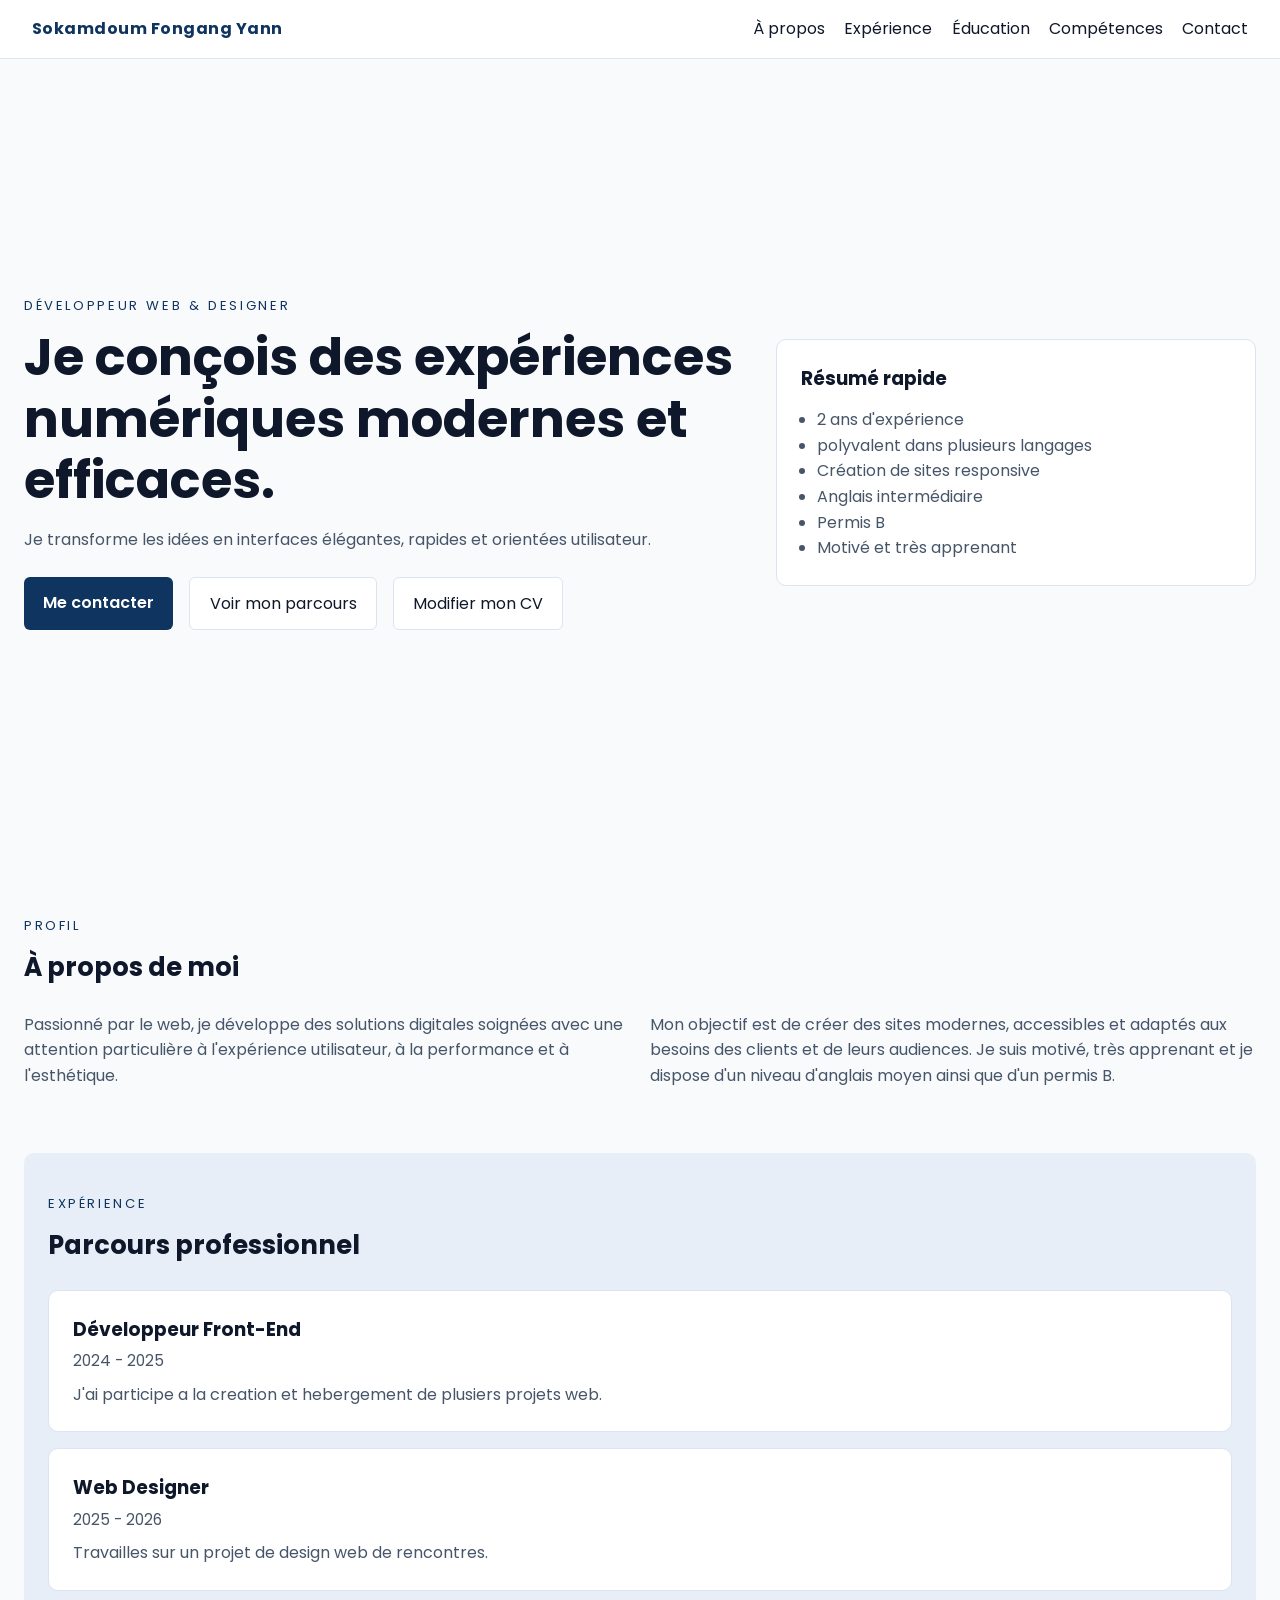
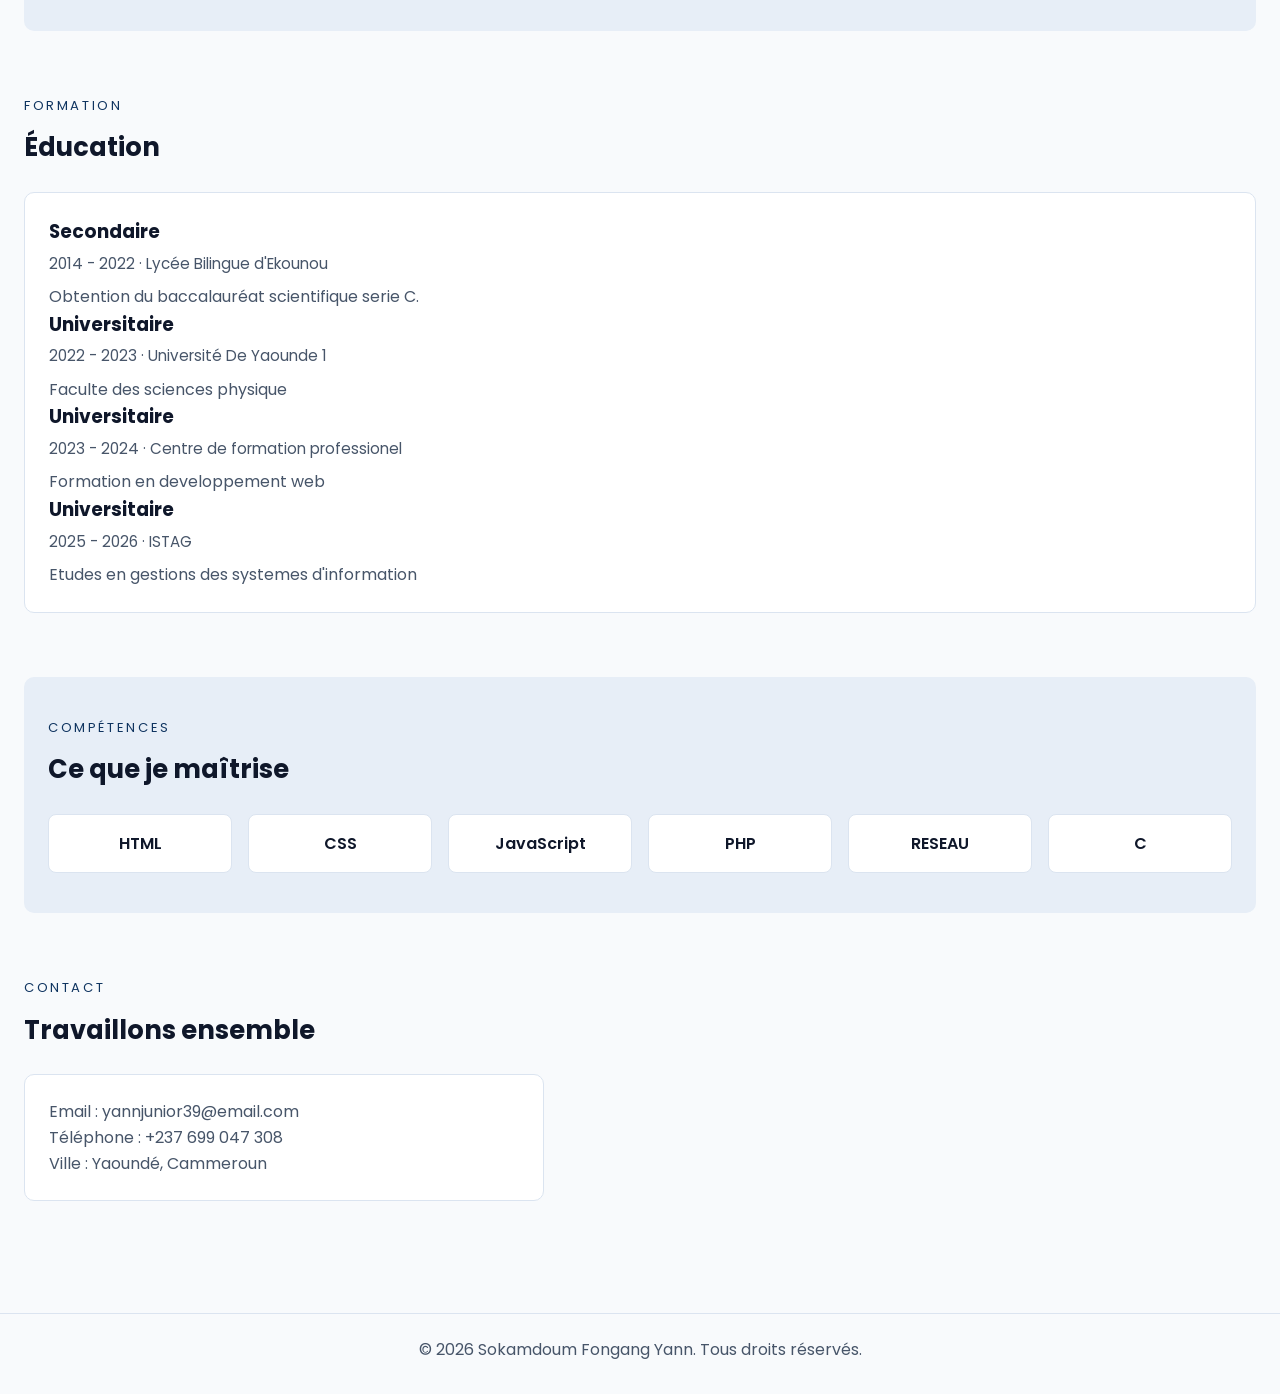
<file: index.html>
<!DOCTYPE html>
<html lang="fr">
  <head>
    <meta charset="UTF-8" />
    <meta name="viewport" content="width=device-width, initial-scale=1.0" />
    <title>Mon CV</title>
    <meta name="description" content="Portfolio de mon CV en HTML, CSS et JavaScript" />
    <link rel="preconnect" href="https://fonts.googleapis.com" />
    <link rel="preconnect" href="https://fonts.gstatic.com" crossorigin />
    <link
      href="https://fonts.googleapis.com/css2?family=Poppins:wght@300;400;500;600;700&display=swap"
      rel="stylesheet"
    />
    <link rel="stylesheet" href="styles.css" />
  </head>
  <body>
    <header class="topbar">
      <a href="#home" class="logo"><span id="cv-logo-name">Sokamdoum Fongang Yann</span></a>
      <button class="menu-toggle" aria-label="Ouvrir le menu">
        <span></span>
        <span></span>
        <span></span>
      </button>
      <nav class="nav-links">
        <a href="#about">À propos</a>
        <a href="#experience">Expérience</a>
        <a href="#education">Éducation</a>
        <a href="#skills">Compétences</a>
        <a href="#contact">Contact</a>
      </nav>
    </header>

    <main id="home">
      <section class="hero">
        <div class="hero-content">
          <p class="eyebrow">Développeur Web & Designer</p>
          <h1 id="cv-role-heading">Je conçois des expériences numériques modernes et efficaces.</h1>
          <p id="cv-summary" class="hero-text">
            Je transforme les idées en interfaces élégantes, rapides et orientées utilisateur.
          </p>
          <div class="hero-actions">
            <a href="#contact" class="btn btn-primary">Me contacter</a>
            <a href="#experience" class="btn btn-secondary">Voir mon parcours</a>
            <a href="form.html" class="btn btn-secondary">Modifier mon CV</a>
          </div>
        </div>
        <div class="hero-card">
          <h3>Résumé rapide</h3>
          <ul>
            <li>2 ans d'expérience</li>
            <li>polyvalent dans plusieurs langages</li>
            <li>Création de sites responsive</li>
            <li>Anglais intermédiaire</li>
            <li>Permis B</li>
            <li>Motivé et très apprenant</li>
          </ul>
        </div>
      </section>

      <section id="about" class="section">
        <div class="section-title">
          <p class="eyebrow">Profil</p>
          <h2>À propos de moi</h2>
        </div>
        <div class="about-grid">
          <p id="cv-about-1">
            Passionné par le web, je développe des solutions digitales soignées avec une attention particulière
            à l'expérience utilisateur, à la performance et à l'esthétique.
          </p>
          <p id="cv-about-2">
            Mon objectif est de créer des sites modernes, accessibles et adaptés aux besoins des clients et de leurs audiences.
            Je suis motivé, très apprenant et je dispose d'un niveau d'anglais moyen ainsi que d'un permis B.
          </p>
        </div>
      </section>

      <section id="experience" class="section alt-bg">
        <div class="section-title">
          <p class="eyebrow">Expérience</p>
          <h2>Parcours professionnel</h2>
        </div>
        <div class="timeline">
          <article class="card">
            <h3 id="cv-experience-title-1">Développeur Front-End</h3>
            <p class="meta" id="cv-experience-meta-1">2024 - 2025 </p>
            <p id="cv-experience-text-1">J'ai participe a la creation et hebergement de plusiers projets web.</p>
          </article>
          <article class="card">
            <h3 id="cv-experience-title-2">Web Designer</h3>
            <p class="meta" id="cv-experience-meta-2">2025 - 2026 </p>
            <p id="cv-experience-text-2">Travailles sur un projet de design web de rencontres.</p>
          </article>
        </div>
      </section>

      <section id="education" class="section">
        <div class="section-title">
          <p class="eyebrow">Formation</p>
          <h2>Éducation</h2>
        </div>
        <div class="timeline">
          <article class="card">
            <h3>Secondaire</h3>
            <p class="meta">2014 - 2022 · Lycée Bilingue d'Ekounou</p>
            <p>Obtention du baccalauréat scientifique serie C.</p>
            <h3>Universitaire</h3>
            <p class="meta">2022 - 2023 · Université De Yaounde 1</p>
            <p>Faculte des sciences physique</p>
            <h3>Universitaire</h3>
            <p class="meta">2023 - 2024 · Centre de formation professionel</p>
            <p>Formation en developpement web</p>
            <h3>Universitaire</h3>
            <p class="meta">2025 - 2026 · ISTAG</p>
            <p id="cv-education">Etudes en gestions des systemes d'information</p>
          </article>
        </div>
      </section>

      <section id="skills" class="section alt-bg">
        <div class="section-title">
          <p class="eyebrow">Compétences</p>
          <h2>Ce que je maîtrise</h2>
        </div>
        <div id="skills-grid" class="skills-grid">
          <div class="skill-item">HTML</div>
          <div class="skill-item">CSS</div>
          <div class="skill-item">JavaScript</div>
          <div class="skill-item">PHP</div>
          <div class="skill-item">RESEAU</div>
          <div class="skill-item">C</div>
        </div>
      </section>

      <section id="contact" class="section">
        <div class="section-title">
          <p class="eyebrow">Contact</p>
          <h2>Travaillons ensemble</h2>
        </div>
        <div class="contact-box">
          <p id="cv-email">Email : yannjunior39@email.com</p>
          <p id="cv-phone">Téléphone : +237 699 047 308</p>
          <p id="cv-city">Ville : Yaoundé, Cammeroun</p>
        </div>
      </section>
    </main>

    <footer>
      <p>© <span id="year"></span> Sokamdoum Fongang Yann. Tous droits réservés.</p>
    </footer>

    <script src="script.js"></script>
  </body>
</html>
</file>
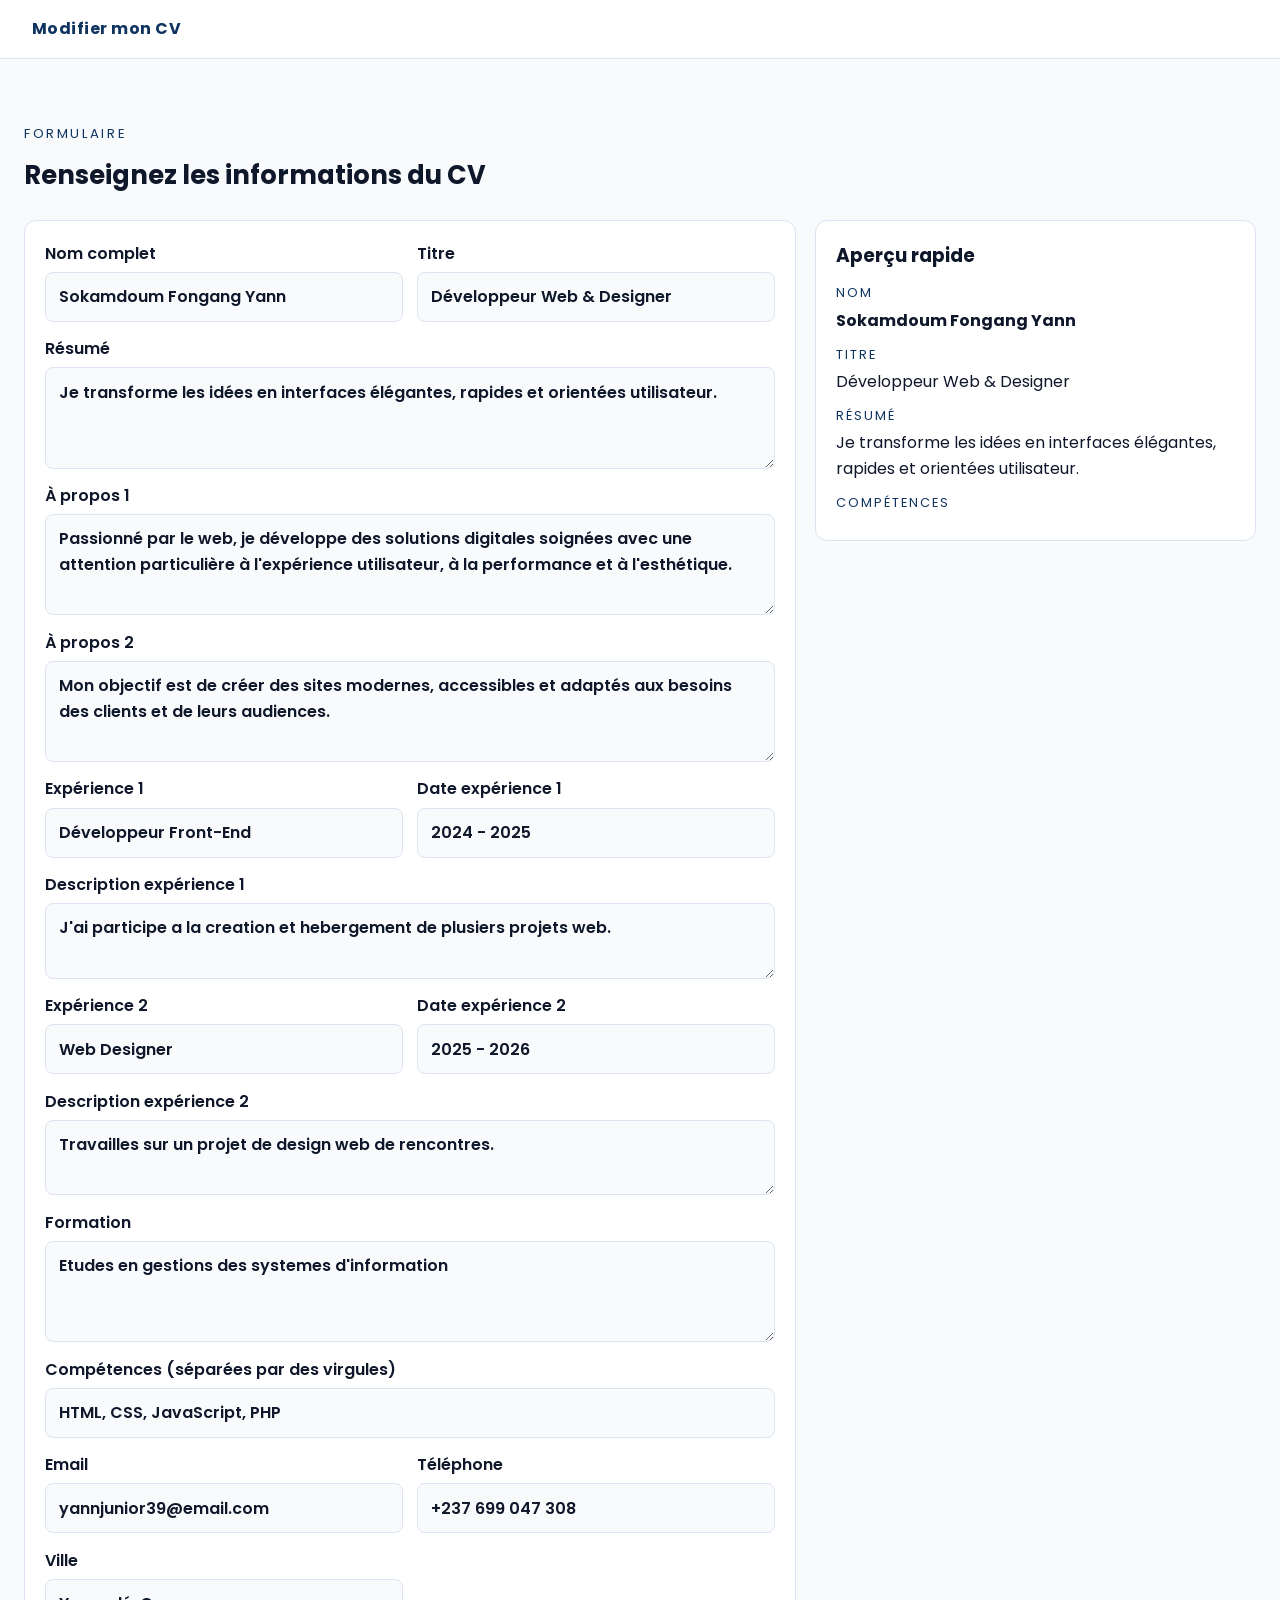
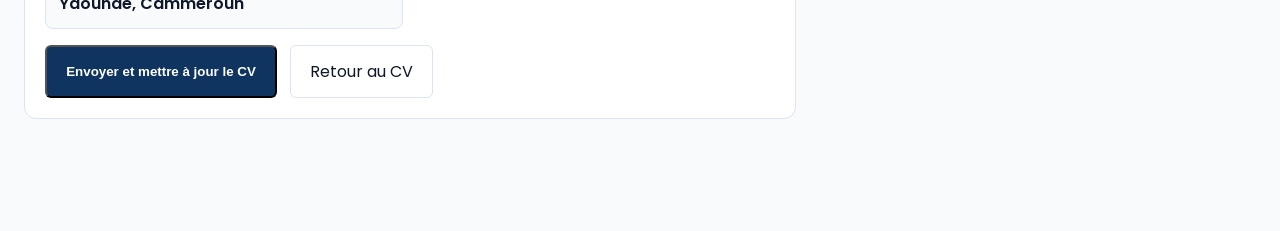
<file: form.html>
<!DOCTYPE html>
<html lang="fr">
  <head>
    <meta charset="UTF-8" />
    <meta name="viewport" content="width=device-width, initial-scale=1.0" />
    <title>Modifier mon CV</title>
    <meta name="description" content="Formulaire pour modifier dynamiquement le CV principal" />
    <link rel="preconnect" href="https://fonts.googleapis.com" />
    <link rel="preconnect" href="https://fonts.gstatic.com" crossorigin />
    <link
      href="https://fonts.googleapis.com/css2?family=Poppins:wght@300;400;500;600;700&display=swap"
      rel="stylesheet"
    />
    <link rel="stylesheet" href="styles.css" />
  </head>
  <body>
    <header class="topbar">
      <a href="index.html" class="logo">Modifier mon CV</a>
    </header>

    <main>
      <section class="section">
        <div class="section-title">
          <p class="eyebrow">Formulaire</p>
          <h2>Renseignez les informations du CV</h2>
        </div>
        <div class="editor-grid">
          <form id="cv-form" class="cv-form">
            <div class="form-grid">
              <label>
                Nom complet
                <input type="text" name="name" />
              </label>
              <label>
                Titre
                <input type="text" name="role" />
              </label>
              <label class="full">
                Résumé
                <textarea name="summary" rows="3"></textarea>
              </label>
              <label class="full">
                À propos 1
                <textarea name="about1" rows="3"></textarea>
              </label>
              <label class="full">
                À propos 2
                <textarea name="about2" rows="3"></textarea>
              </label>
              <label>
                Expérience 1
                <input type="text" name="experienceTitle1" />
              </label>
              <label>
                Date expérience 1
                <input type="text" name="experienceMeta1" />
              </label>
              <label class="full">
                Description expérience 1
                <textarea name="experienceText1" rows="2"></textarea>
              </label>
              <label>
                Expérience 2
                <input type="text" name="experienceTitle2" />
              </label>
              <label>
                Date expérience 2
                <input type="text" name="experienceMeta2" />
              </label>
              <label class="full">
                Description expérience 2
                <textarea name="experienceText2" rows="2"></textarea>
              </label>
              <label class="full">
                Formation
                <textarea name="education" rows="3"></textarea>
              </label>
              <label class="full">
                Compétences (séparées par des virgules)
                <input type="text" name="skills" />
              </label>
              <label>
                Email
                <input type="email" name="email" />
              </label>
              <label>
                Téléphone
                <input type="text" name="phone" />
              </label>
              <label>
                Ville
                <input type="text" name="city" />
              </label>
            </div>
            <div class="form-actions">
              <button type="submit" class="btn btn-primary">Envoyer et mettre à jour le CV</button>
              <a href="index.html" class="btn btn-secondary">Retour au CV</a>
            </div>
          </form>
          <div class="preview-card">
            <h3>Aperçu rapide</h3>
            <p class="preview-label">Nom</p>
            <h4 id="preview-name">Sokamdoum Fongang Yann</h4>
            <p class="preview-label">Titre</p>
            <p id="preview-role">Développeur Web & Designer</p>
            <p class="preview-label">Résumé</p>
            <p id="preview-summary">Je transforme les idées en interfaces élégantes, rapides et orientées utilisateur.</p>
            <p class="preview-label">Compétences</p>
            <div id="preview-skills" class="preview-skills"></div>
          </div>
        </div>
      </section>
    </main>

    <script src="script.js"></script>
  </body>
</html>
</file>
<file: styles.css>
:root {
  --bg: #f8fafc;
  --text: #0f172a;
  --muted: #475569;
  --accent: #0f3460;
  --accent-light: #e7eef7;
  --border: #dbe4f0;
}

* {
  box-sizing: border-box;
  margin: 0;
  padding: 0;
}

html {
  scroll-behavior: smooth;
}

body {
  font-family: 'Poppins', sans-serif;
  background: var(--bg);
  color: var(--text);
  line-height: 1.6;
}

img {
  max-width: 100%;
  display: block;
}

.topbar {
  position: sticky;
  top: 0;
  z-index: 100;
  display: flex;
  justify-content: space-between;
  align-items: center;
  padding: 1rem 2rem;
  background: #ffffff;
  border-bottom: 1px solid var(--border);
}

.logo {
  color: var(--accent);
  text-decoration: none;
  font-weight: 700;
  letter-spacing: 0.03em;
}

.nav-links {
  display: flex;
  gap: 1.2rem;
}

.nav-links a {
  color: var(--text);
  text-decoration: none;
}

.nav-links a:hover {
  color: var(--accent);
}

.menu-toggle {
  display: none;
  background: transparent;
  border: none;
  cursor: pointer;
}

.menu-toggle span {
  display: block;
  width: 24px;
  height: 2px;
  background: var(--accent);
  margin: 4px 0;
}

main {
  padding: 0 1.5rem 3rem;
}

.hero {
  min-height: 88vh;
  display: grid;
  grid-template-columns: 1.5fr 1fr;
  gap: 2rem;
  align-items: center;
  padding: 4rem 0 3rem;
}

.eyebrow {
  color: var(--accent);
  text-transform: uppercase;
  letter-spacing: 0.2em;
  font-size: 0.82rem;
  margin-bottom: 0.7rem;
}

.hero h1 {
  font-size: clamp(2rem, 4vw, 3.2rem);
  margin-bottom: 1rem;
  line-height: 1.2;
}

.hero-text,
.about-grid p,
.card p,
.contact-box p {
  color: var(--muted);
}

.hero-actions {
  display: flex;
  flex-wrap: wrap;
  gap: 1rem;
  margin-top: 1.5rem;
}

.btn {
  display: inline-block;
  padding: 0.8rem 1.2rem;
  border-radius: 6px;
  text-decoration: none;
}

.btn-primary {
  background: var(--accent);
  color: #ffffff;
  font-weight: 600;
}

.btn-secondary {
  border: 1px solid var(--border);
  color: var(--text);
  background: #ffffff;
}

.hero-card,
.card,
.contact-box {
  background: #ffffff;
  border: 1px solid var(--border);
  border-radius: 10px;
  padding: 1.5rem;
}

.hero-card ul {
  margin-top: 0.8rem;
  padding-left: 1rem;
  color: var(--muted);
}

.section {
  padding: 4rem 0;
}

.alt-bg {
  background: var(--accent-light);
  border-radius: 10px;
  padding: 2.5rem 1.5rem;
}

.section-title {
  margin-bottom: 1.5rem;
}

.section-title h2 {
  font-size: 1.6rem;
}

.about-grid {
  display: grid;
  grid-template-columns: repeat(2, minmax(0, 1fr));
  gap: 1.2rem;
}

.timeline {
  display: grid;
  gap: 1rem;
}

.meta {
  color: var(--accent);
  font-size: 0.95rem;
  margin: 0.3rem 0 0.5rem;
}

.skills-grid {
  display: grid;
  grid-template-columns: repeat(auto-fit, minmax(140px, 1fr));
  gap: 1rem;
}

.skill-item {
  background: #ffffff;
  padding: 1rem;
  border-radius: 8px;
  text-align: center;
  font-weight: 600;
  border: 1px solid var(--border);
}

.contact-box {
  max-width: 520px;
}

footer {
  text-align: center;
  padding: 1.4rem 1rem 2rem;
  color: var(--muted);
  border-top: 1px solid var(--border);
}

.editor-grid {
  display: grid;
  grid-template-columns: 1.4fr 0.8fr;
  gap: 1.2rem;
  align-items: start;
}

.cv-form,
.preview-card {
  background: #ffffff;
  border: 1px solid var(--border);
  border-radius: 12px;
  padding: 1.25rem;
}

.form-grid {
  display: grid;
  grid-template-columns: repeat(2, minmax(0, 1fr));
  gap: 0.9rem;
}

.cv-form label {
  display: flex;
  flex-direction: column;
  gap: 0.35rem;
  font-weight: 600;
  color: var(--text);
}

.cv-form .full {
  grid-column: 1 / -1;
}

.cv-form input,
.cv-form textarea {
  border: 1px solid var(--border);
  border-radius: 8px;
  padding: 0.7rem 0.8rem;
  font: inherit;
  color: var(--text);
  background: var(--bg);
}

.form-actions {
  display: flex;
  flex-wrap: wrap;
  gap: 0.8rem;
  margin-top: 1rem;
}

.preview-card h3 {
  margin-bottom: 0.8rem;
}

.preview-label {
  color: var(--accent);
  font-size: 0.8rem;
  text-transform: uppercase;
  letter-spacing: 0.16em;
  margin-top: 0.7rem;
  margin-bottom: 0.25rem;
}

.preview-skills {
  display: flex;
  flex-wrap: wrap;
  gap: 0.5rem;
  margin-top: 0.4rem;
}

.preview-skills .skill-item {
  padding: 0.45rem 0.7rem;
  font-size: 0.9rem;
}

@media (max-width: 768px) {
  .topbar {
    padding: 1rem 1rem;
  }

  .menu-toggle {
    display: block;
  }

  .nav-links {
    display: none;
    position: absolute;
    top: 64px;
    left: 1rem;
    right: 1rem;
    flex-direction: column;
    background: #ffffff;
    padding: 1rem;
    border-radius: 8px;
    border: 1px solid var(--border);
  }

  .nav-links.open {
    display: flex;
  }

  .hero,
  .about-grid,
  .editor-grid,
  .form-grid {
    grid-template-columns: 1fr;
  }

  main {
    padding: 0 1rem 2rem;
  }
}
</file>
